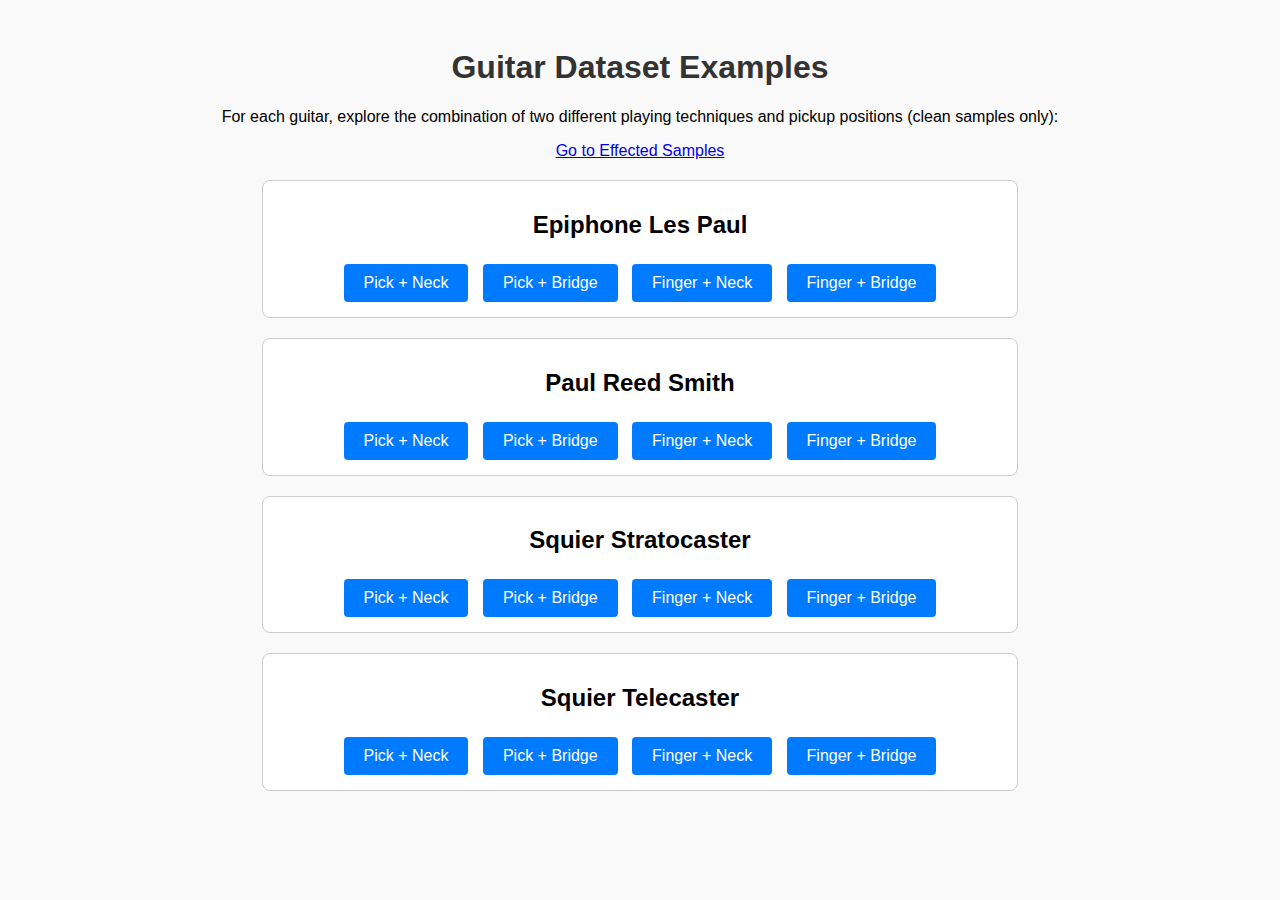
<file: index.html>
<!DOCTYPE html>
<html lang="en">
<head>
    <meta charset="UTF-8">
    <meta name="viewport" content="width=device-width, initial-scale=1.0">
    <title>Guitar Dataset Demo</title>
    <link rel="stylesheet" href="style.css">
</head>
<body>
    <h1>Guitar Dataset Examples</h1>
    <p>For each guitar, explore the combination of two different playing techniques and pickup positions (clean samples only):</p>
    
    <!-- Navigation link to the effected samples page -->
    <p><a href="effected.html">Go to Effected Samples</a></p>
    
    
    <!-- Guitar 1 -->
    <div class="guitar-row">
        <h2>Epiphone Les Paul</h2>
        <button onclick="playAudio('audio/les_neck_pick18.wav')">Pick + Neck</button>
        <button onclick="playAudio('audio/les_bridge_pick01.wav')">Pick + Bridge</button>
        <button onclick="playAudio('audio/les_neck_fing10.wav')">Finger + Neck</button>
        <button onclick="playAudio('audio/les_bridge_fing01.wav')">Finger + Bridge</button>
    </div>
    
    <!-- Guitar 2 -->
    <div class="guitar-row">
        <h2>Paul Reed Smith</h2>
        <button onclick="playAudio('audio/prs_neck_pick12.wav')">Pick + Neck</button>
        <button onclick="playAudio('audio/prs_bridge_pick16.wav')">Pick + Bridge</button>
        <button onclick="playAudio('audio/prs_neck_fing02.wav')">Finger + Neck</button>
        <button onclick="playAudio('audio/prs_bridge_fing13.wav')">Finger + Bridge</button>
    </div>

    <!-- Guitar 3 -->
    <div class="guitar-row">
        <h2>Squier Stratocaster</h2>
        <button onclick="playAudio('audio/strat_neck_pick11.wav')">Pick + Neck</button>
        <button onclick="playAudio('audio/strat_bridge_pick07.wav')">Pick + Bridge</button>
        <button onclick="playAudio('audio/strat_neck_fing01.wav')">Finger + Neck</button>
        <button onclick="playAudio('audio/strat_bridge_fing05.wav')">Finger + Bridge</button>
    </div>

    <!-- Guitar 4 -->
    <div class="guitar-row">
        <h2>Squier Telecaster</h2>
        <button onclick="playAudio('audio/tele_neck_pick25.wav')">Pick + Neck</button>
        <button onclick="playAudio('audio/tele_bridge_pick04.wav')">Pick + Bridge</button>
        <button onclick="playAudio('audio/tele_neck_fing14.wav')">Finger + Neck</button>
        <button onclick="playAudio('audio/tele_bridge_fing06.wav')">Finger + Bridge</button>
    </div>

    <script>
        // Variable to keep track of the currently playing audio
        let currentAudio = null;

        function playAudio(src) {
            // Stop the currently playing audio if any
            if (currentAudio) {
                currentAudio.pause();
                currentAudio.currentTime = 0; // Reset to the start
            }

            // Create a new Audio object and play it
            currentAudio = new Audio(src);
            currentAudio.play();

            // Clear the reference when the audio finishes playing
            currentAudio.onended = () => {
                currentAudio = null;
            };
        }
    </script>
</body>
</html>
</file>
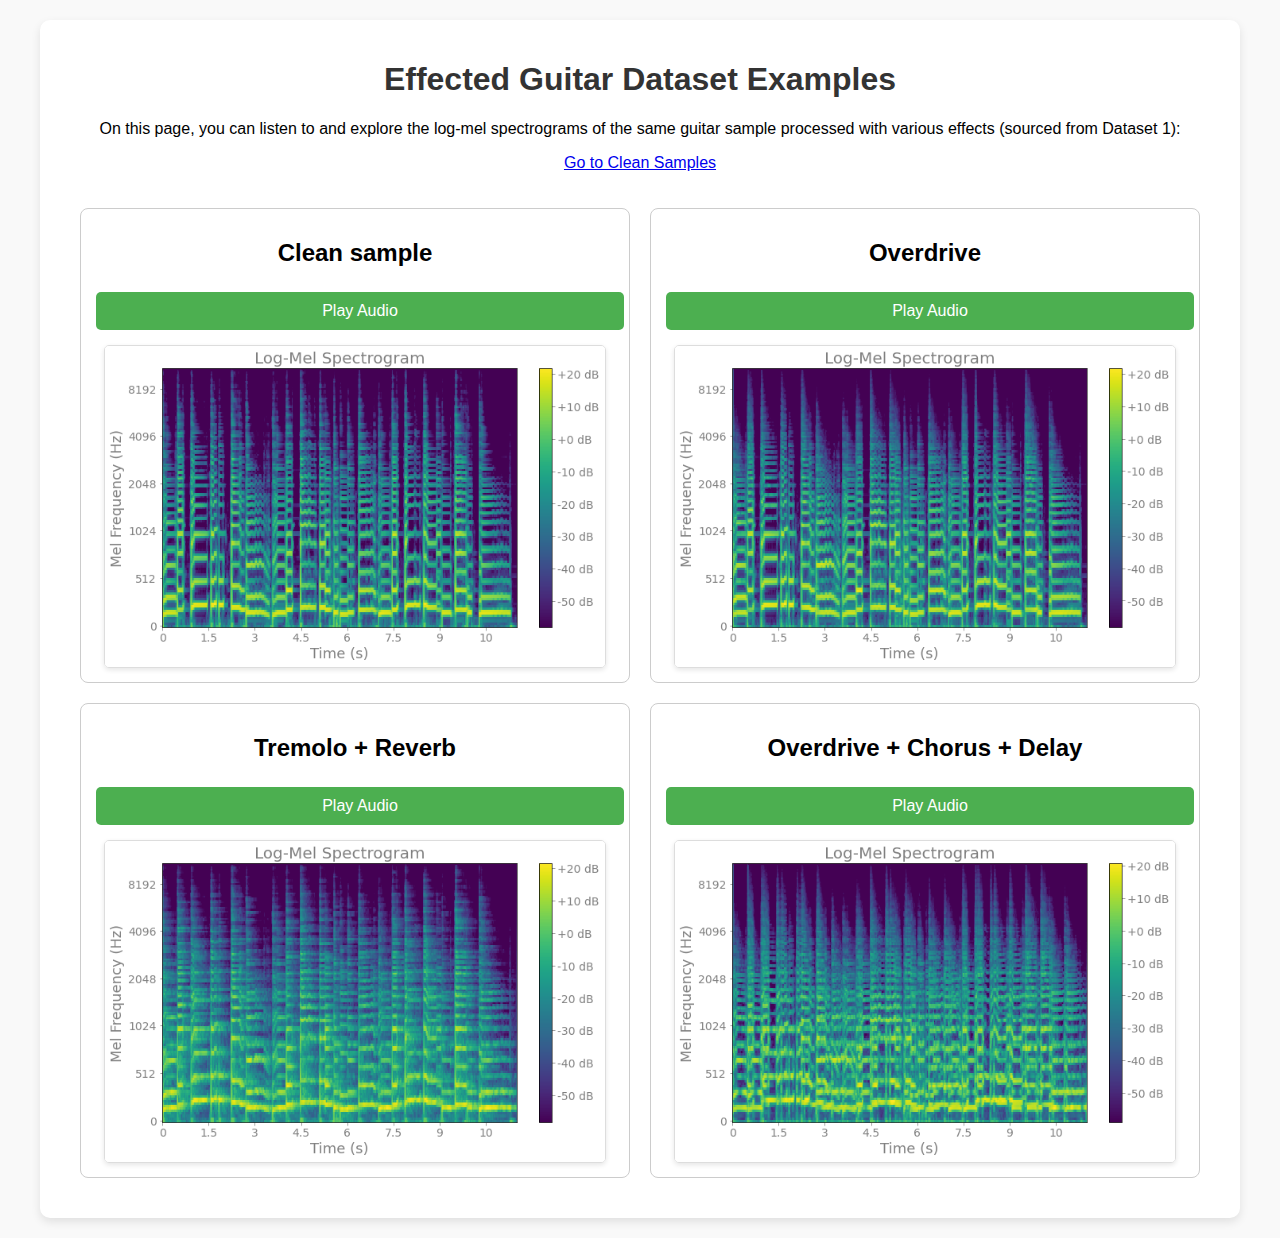
<file: effected.html>
<!DOCTYPE html>
<html lang="en">
<head>
    <meta charset="UTF-8">
    <meta name="viewport" content="width=device-width, initial-scale=1.0">
    <title>Effected Guitar Dataset Demo</title>
    <link rel="stylesheet" href="style.css">
    <style>
        /* Basic CSS to center the container and limit its width */
        body {
            margin: 0;
            font-family: Arial, sans-serif;
            display: flex;
            justify-content: center;
            align-items: center;
            flex-direction: column;
            min-height: 100vh;
            background-color: #f9f9f9; /* Optional: light background color */
        }

        .container {
            max-width: 1200px; /* Set a max width for the entire content */
            width: 100%; /* Allow responsiveness */
            padding: 20px;
            box-sizing: border-box; /* Include padding in width */
            background: #fff; /* Optional: white background */
            border-radius: 10px; /* Optional: rounded corners */
            box-shadow: 0 4px 10px rgba(0, 0, 0, 0.1); /* Optional: subtle shadow */
        }

        h1 {
            text-align: center;
        }

        /* Basic CSS to make a 2x2 grid */
        .grid-container {
            display: grid;
            grid-template-columns: repeat(2, 1fr); /* 2 columns */
            grid-gap: 20px; /* Space between grid items */
            padding: 20px;
        }

        .grid-item {
            text-align: center; /* Center align content inside each grid item */
            border: 1px solid #ccc; /* Optional border around each item */
            padding: 10px;
            border-radius: 8px;
        }

        .spectrogram {
            width: 100%; /* Make spectrogram image take full width */
            max-width: 500px; /* Optional, set max width */
            margin-top: 10px;
        }

        button {
            padding: 10px;
            font-size: 16px;
            cursor: pointer;
            border-radius: 5px;
            background-color: #4CAF50;
            color: white;
            border: none;
            width: 100%;
        }

        button:hover {
            background-color: #45a049;
        }
    </style>
</head>
<body>
    <div class="container">
        <h1>Effected Guitar Dataset Examples</h1>
        <p>On this page, you can listen to and explore the log-mel spectrograms of the same guitar sample processed with various effects (sourced from Dataset 1):</p>
        
        <!-- Navigation link to the clean samples page -->
        <p><a href="index.html">Go to Clean Samples</a></p>

        <!-- 2x2 Grid Container -->
        <div class="grid-container">
            <!-- Guitar 1 Sample -->
            <div class="grid-item">
                <h2>Clean sample</h2>
                <button onclick="playAudio('audio/effected/tele_neck_fing16__00000.wav')">Play Audio</button>
                <img class="spectrogram" src="images/tele_neck_fing16__00000.png" alt="Spectrogram for Guitar 1 Effect 1">
            </div>

            <!-- Guitar 2 Sample -->
            <div class="grid-item">
                <h2>Overdrive</h2>
                <button onclick="playAudio('audio/effected/tele_neck_fing16__10000.wav')">Play Audio</button>
                <img class="spectrogram" src="images/tele_neck_fing16__10000.png" alt="Spectrogram for Guitar 2 Effect 2">
            </div>

            <!-- Guitar 3 Sample -->
            <div class="grid-item">
                <h2>Tremolo + Reverb</h2>
                <button onclick="playAudio('audio/effected/tele_neck_fing16__00101.wav')">Play Audio</button>
                <img class="spectrogram" src="images/tele_neck_fing16__00101.png" alt="Spectrogram for Guitar 3 Effect 3">
            </div>

            <!-- Guitar 4 Sample -->
            <div class="grid-item">
                <h2>Overdrive + Chorus + Delay</h2>
                <button onclick="playAudio('audio/effected/tele_neck_fing16__11010.wav')">Play Audio</button>
                <img class="spectrogram" src="images/tele_neck_fing16__11010.png" alt="Spectrogram for Guitar 4 Effect 4">
            </div>
        </div>
    </div>

    <script>
        // Variable to keep track of the currently playing audio
        let currentAudio = null;

        function playAudio(src) {
            // Stop the currently playing audio if any
            if (currentAudio) {
                currentAudio.pause();
                currentAudio.currentTime = 0; // Reset to the start
            }

            // Create a new Audio object and play it
            currentAudio = new Audio(src);
            currentAudio.play();

            // Clear the reference when the audio finishes playing
            currentAudio.onended = () => {
                currentAudio = null;
            };
        }
    </script>
</body>
</html>
</file>
<file: style.css>
body {
    font-family: Arial, sans-serif;
    text-align: center;
    padding: 20px;
    background-color: #f9f9f9;
}

h1 {
    color: #333;
}

.guitar-row {
    margin: 20px auto;
    padding: 10px;
    border: 1px solid #ccc;
    background: #fff;
    width: 60%;
    border-radius: 8px;
}

button {
    margin: 5px;
    padding: 10px 20px;
    font-size: 16px;
    cursor: pointer;
    border: none;
    background-color: #007BFF;
    color: white;
    border-radius: 4px;
}

button:hover {
    background-color: #0056b3;
}

.spectrogram {
    margin-top: 10px;
    max-width: 100%;
    height: auto;
    border: 1px solid #ddd;
    border-radius: 5px;
    box-shadow: 0 2px 5px rgba(0, 0, 0, 0.1);
}

.sample {
    margin-bottom: 20px;
}

.guitar-row {
    margin: 20px auto;
    padding: 10px;
    border: 1px solid #ccc;
    background: #fff;
    width: 60%;
    border-radius: 8px;
    text-align: center;
}
</file>
